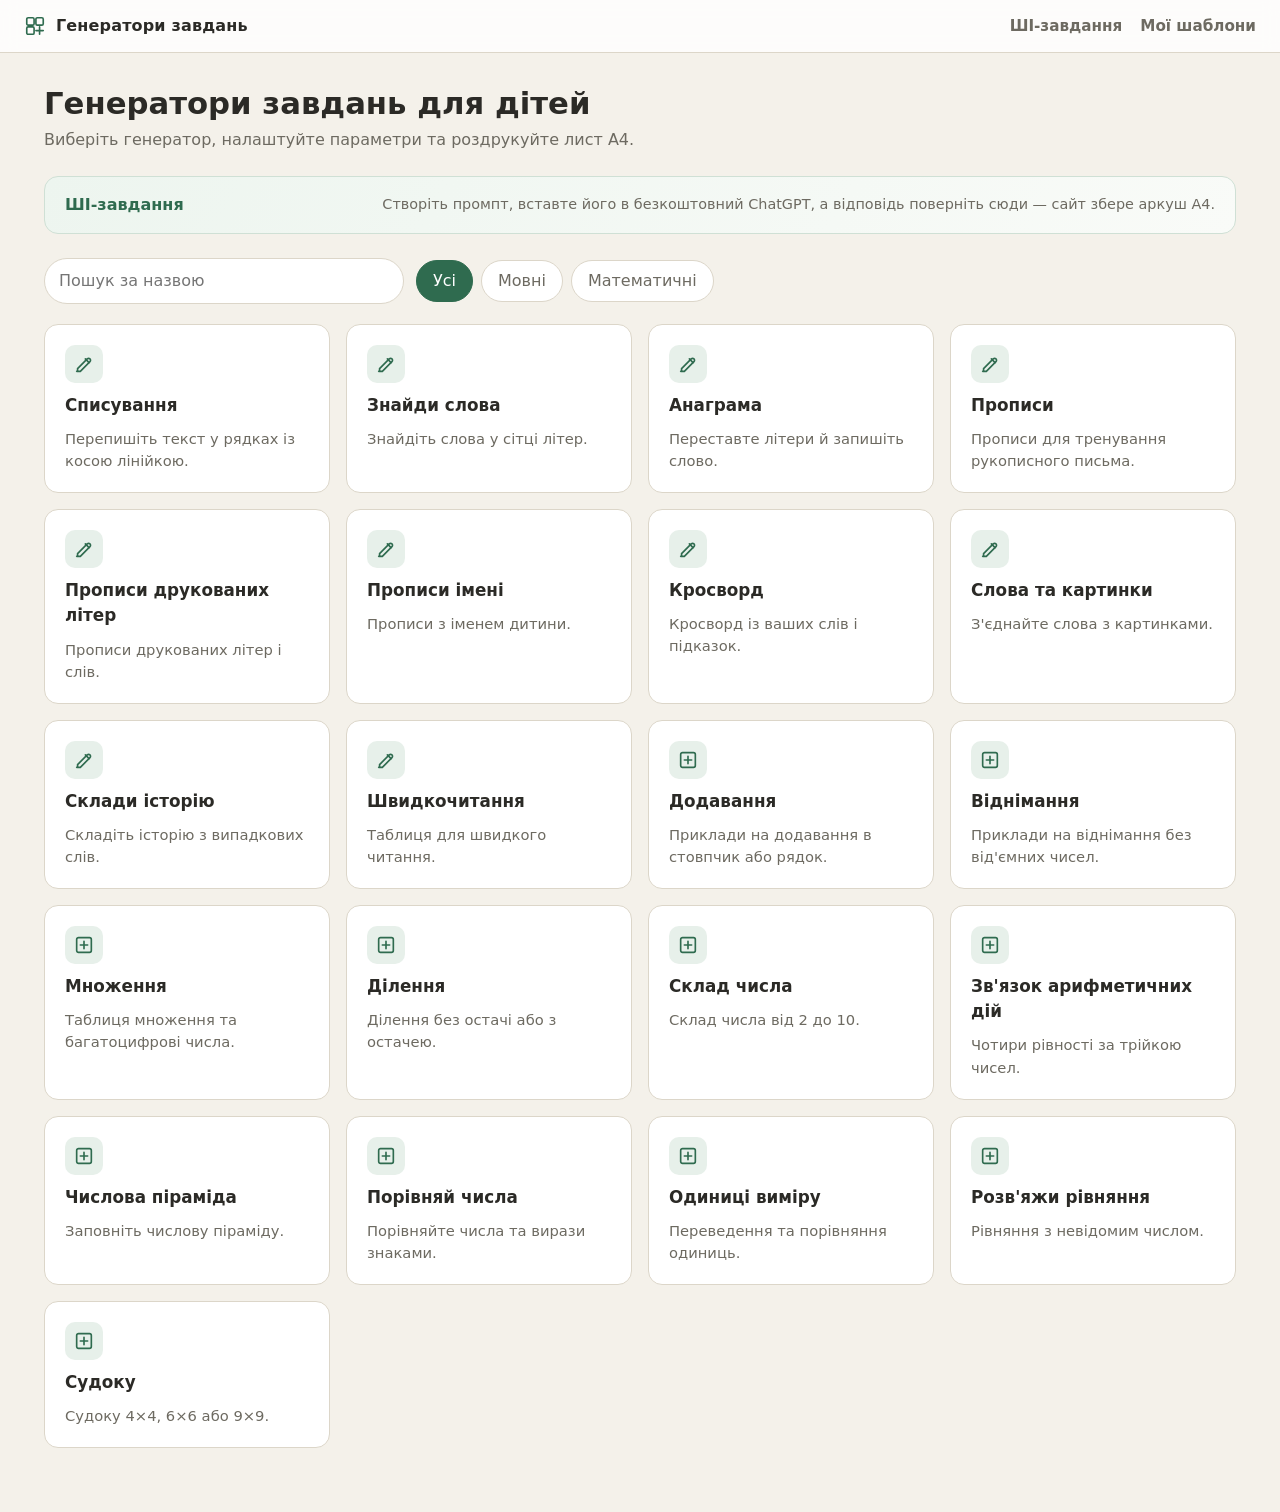
<file: site/index.html>
<!DOCTYPE html>
<html lang="uk">
<head>
  <meta charset="utf-8">
  <meta name="viewport" content="width=device-width, initial-scale=1">
  <meta name="description" content="Безкоштовні генератори завдань для дітей: прописи, філворди, кросворди, арифметика, судоку. Друк і PDF на A4.">
  <meta name="theme-color" content="#2f6b4f">
  <title>Генератори завдань</title>
  <link rel="icon" href="favicon.svg" type="image/svg+xml">
  <link rel="stylesheet" href="css/app.css">
  <link rel="stylesheet" href="css/print.css">
</head>
<body>
  <header class="topbar no-print">
    <a class="brand" href="#/">
      <svg viewBox="0 0 24 24" fill="none" stroke="currentColor" stroke-width="1.8" stroke-linecap="round" stroke-linejoin="round" aria-hidden="true">
        <rect x="3" y="3" width="8" height="8" rx="1.5"></rect>
        <rect x="13" y="3" width="8" height="8" rx="1.5"></rect>
        <rect x="3" y="13" width="8" height="8" rx="1.5"></rect>
        <path d="M17 13v8M13 17h8"></path>
      </svg>
      <span data-i18n="app.title">Генератори завдань</span>
    </a>
    <nav class="topnav no-print">
      <a href="#/ai" data-i18n="nav.ai">ШІ-завдання</a>
      <a href="#/templates" data-i18n="nav.templates">Мої шаблони</a>
    </nav>
  </header>

  <main id="view" class="view"></main>

  <script src="i18n/uk.js"></script>
  <script src="js/core/rng.js"></script>
  <script src="js/core/storage.js"></script>
  <script src="js/core/ui.js"></script>
  <script src="js/core/math.js"></script>
  <script src="js/core/propysi.js"></script>
  <script src="data/wordsets.js"></script>
  <script src="js/core/registry.js"></script>
  <script src="js/core/sheet.js"></script>
  <script src="js/core/templates.js"></script>
  <script src="js/generators/index.js"></script>
  <script src="js/ai.js"></script>
  <script src="js/app.js"></script>
</body>
</html>
</file>
<file: site/css/app.css>
@font-face {
  font-family: "Caveat";
  src: url("../fonts/Caveat.ttf") format("truetype");
  font-weight: 400 700;
  font-style: normal;
  font-display: swap;
}

:root {
  --bg: #f4f1ea;
  --surface: #ffffff;
  --ink: #2b2a26;
  --muted: #6d6a61;
  --line: #dcd6c9;
  --accent: #2f6b4f;
  --accent-soft: #e7f0ea;
  --radius: 14px;
  --shadow: 0 1px 2px rgba(43, 42, 38, 0.06), 0 10px 30px rgba(43, 42, 38, 0.08);
  --font: "Segoe UI", "Noto Sans", system-ui, -apple-system, Arial, sans-serif;
}

* {
  box-sizing: border-box;
}

html,
body {
  margin: 0;
  padding: 0;
}

body {
  background: var(--bg);
  color: var(--ink);
  font-family: var(--font);
  font-size: 16px;
  line-height: 1.5;
}

a {
  color: inherit;
  text-decoration: none;
}

.topbar {
  display: flex;
  align-items: center;
  padding: 14px 24px;
  border-bottom: 1px solid var(--line);
  background: rgba(255, 255, 255, 0.8);
  backdrop-filter: blur(8px);
  position: sticky;
  top: 0;
  z-index: 10;
}

.brand {
  display: inline-flex;
  align-items: center;
  gap: 10px;
  font-weight: 650;
  letter-spacing: 0.01em;
}

.brand svg {
  width: 22px;
  height: 22px;
  color: var(--accent);
}

.view {
  max-width: 1240px;
  margin: 0 auto;
  padding: 32px 24px 64px;
}

.hero {
  margin-bottom: 24px;
}

.hero h1 {
  margin: 0 0 6px;
  font-size: clamp(1.6rem, 2.4vw, 2.2rem);
  line-height: 1.2;
}

.hero p {
  margin: 0;
  color: var(--muted);
}

.hero-logo {
  width: 52px;
  height: 52px;
  color: var(--accent);
}

.toolbar {
  display: flex;
  flex-wrap: wrap;
  gap: 12px;
  align-items: center;
  margin: 24px 0 20px;
}

.search {
  flex: 1 1 240px;
  max-width: 360px;
}

.search input {
  width: 100%;
  padding: 10px 14px;
  border: 1px solid var(--line);
  border-radius: 999px;
  background: var(--surface);
  font: inherit;
  color: inherit;
}

.search input:focus {
  outline: 2px solid var(--accent);
  outline-offset: 1px;
}

.chips {
  display: flex;
  gap: 8px;
  flex-wrap: wrap;
}

.chip {
  padding: 8px 16px;
  border: 1px solid var(--line);
  border-radius: 999px;
  background: var(--surface);
  color: var(--muted);
  font: inherit;
  cursor: pointer;
}

.chip[aria-pressed="true"] {
  background: var(--accent);
  border-color: var(--accent);
  color: #fff;
}

.cards {
  display: grid;
  grid-template-columns: repeat(auto-fill, minmax(260px, 1fr));
  gap: 16px;
}

.card {
  display: flex;
  flex-direction: column;
  gap: 10px;
  padding: 20px;
  border: 1px solid var(--line);
  border-radius: var(--radius);
  background: var(--surface);
  transition: transform 0.15s ease, box-shadow 0.15s ease, border-color 0.15s ease;
}

.card:hover {
  transform: translateY(-2px);
  box-shadow: var(--shadow);
  border-color: #c9c1b1;
}

.card-icon {
  width: 38px;
  height: 38px;
  display: grid;
  place-items: center;
  border-radius: 10px;
  background: var(--accent-soft);
  color: var(--accent);
}

.card-icon svg {
  width: 22px;
  height: 22px;
}

.card h2 {
  margin: 0;
  font-size: 1.05rem;
}

.card p {
  margin: 0;
  color: var(--muted);
  font-size: 0.92rem;
}

.empty {
  padding: 32px;
  text-align: center;
  color: var(--muted);
}

.generator {
  display: flex;
  flex-direction: column;
  gap: 18px;
}

.back {
  color: var(--muted);
  font-size: 0.95rem;
}

.back:hover {
  color: var(--accent);
}

.generator-head h1 {
  margin: 0 0 4px;
  font-size: clamp(1.5rem, 2.2vw, 2rem);
}

.generator-head p {
  margin: 0;
  color: var(--muted);
}

.generator-layout {
  display: grid;
  grid-template-columns: minmax(280px, 360px) minmax(0, 1fr);
  gap: 24px;
  align-items: start;
}

.form-panel {
  background: var(--surface);
  border: 1px solid var(--line);
  border-radius: var(--radius);
  padding: 20px;
  position: sticky;
  top: 86px;
}

.options {
  display: flex;
  flex-direction: column;
  gap: 16px;
}

.field label {
  display: block;
  margin-bottom: 6px;
  font-size: 0.9rem;
  font-weight: 600;
}

.field input[type="text"],
.field input[type="number"],
.field textarea,
.field select {
  width: 100%;
  padding: 9px 12px;
  border: 1px solid var(--line);
  border-radius: 10px;
  background: #fff;
  font: inherit;
  color: inherit;
}

.field textarea {
  min-height: 96px;
  resize: vertical;
}

.field input:focus,
.field textarea:focus,
.field select:focus {
  outline: 2px solid var(--accent);
  outline-offset: 1px;
}

.field .hint {
  margin-top: 4px;
  font-size: 0.8rem;
  color: var(--muted);
}

.check {
  display: flex;
  align-items: center;
  gap: 10px;
  padding: 10px 12px;
  border: 1px solid var(--line);
  border-radius: 10px;
  background: #fff;
  cursor: pointer;
}

.check input {
  width: 18px;
  height: 18px;
  accent-color: var(--accent);
}

.check span {
  font-size: 0.92rem;
}

.actions {
  display: flex;
  flex-wrap: wrap;
  gap: 10px;
  margin-top: 4px;
}

.btn {
  padding: 10px 18px;
  border: 1px solid var(--line);
  border-radius: 10px;
  background: var(--surface);
  color: var(--ink);
  font: inherit;
  font-weight: 600;
  cursor: pointer;
}

.btn:hover {
  border-color: #b9b15f;
}

.btn.primary {
  background: var(--accent);
  border-color: var(--accent);
  color: #fff;
}

.btn.primary:hover {
  background: #285b43;
}

.print-hint {
  margin: 8px 0 0;
  font-size: 0.8rem;
  color: var(--muted);
}

.preview-panel {
  min-width: 0;
  display: flex;
  flex-direction: column;
  gap: 12px;
  align-items: center;
}

.preview-hint {
  margin: 0;
  padding: 10px 14px;
  border: 1px dashed var(--line);
  border-radius: 10px;
  color: var(--muted);
  font-size: 0.85rem;
  background: rgba(255, 255, 255, 0.6);
}

.sheet-wrap {
  width: 100%;
  overflow-x: auto;
  display: flex;
  flex-direction: column;
  align-items: center;
  gap: 20px;
  padding: 4px 0 12px;
}

.sheet {
  width: 210mm;
  min-height: 297mm;
  padding: 14mm 16mm;
  background: #fff;
  color: #1e1d1a;
  box-shadow: var(--shadow);
  display: flex;
  flex-direction: column;
  flex: 0 0 auto;
}

.sheet-head {
  display: flex;
  flex-wrap: wrap;
  align-items: baseline;
  justify-content: space-between;
  gap: 8px 24px;
  padding-bottom: 8px;
  border-bottom: 1px solid #d9d4c7;
  font-family: "Times New Roman", "Noto Serif", serif;
}

.sheet-title {
  font-size: 16pt;
  font-weight: 700;
}

.sheet-name {
  font-size: 11pt;
  color: #4a4740;
  display: inline-flex;
  align-items: baseline;
  gap: 6px;
}

.sheet-name-line {
  display: inline-block;
  min-width: 60mm;
  border-bottom: 1px solid #8a8577;
  height: 1em;
}

.sheet-body {
  flex: 1 1 auto;
  padding: 10mm 0;
}

.sheet-body-fill {
  display: flex;
  flex-direction: column;
  min-height: 0;
}

.sheet-foot {
  min-height: 8mm;
  padding-top: 4mm;
  border-top: 1px solid #e4dfd2;
  font-size: 8.5pt;
  color: #8a8577;
  font-family: "Times New Roman", serif;
}

@media (max-width: 900px) {
  .view {
    padding: 24px 16px 48px;
  }

  .generator-layout {
    grid-template-columns: 1fr;
  }

  .form-panel {
    position: static;
  }

  .sheet {
    transform-origin: top center;
  }
}

.extra-fields {
  display: flex;
  flex-direction: column;
  gap: 16px;
}

.extra-fields:empty {
  display: none;
}

.range-row {
  display: flex;
  gap: 10px;
}

.range-row .mini {
  flex: 1;
  display: flex;
  flex-direction: column;
  gap: 4px;
}

.range-row .mini > span {
  font-size: 0.78rem;
  color: var(--muted);
}

.invalid {
  border-color: #b5473c !important;
  outline-color: #b5473c !important;
}

.field-error {
  margin-top: 6px;
  font-size: 0.82rem;
  color: #b5473c;
}

.math-inline {
  display: grid;
  grid-template-columns: repeat(auto-fill, minmax(42mm, 1fr));
  gap: 6mm 8mm;
  font-family: "Times New Roman", "Noto Serif", serif;
  font-size: 14pt;
}

.math-inline-item {
  display: flex;
  align-items: baseline;
  gap: 2mm;
  white-space: nowrap;
}

.math-index {
  font-size: 11pt;
  color: #5a564c;
}

.inline-answer {
  display: inline-block;
  min-width: 14mm;
  border-bottom: 1px solid #555;
  height: 1.1em;
}

.math-extra {
  font-size: 11pt;
  color: #5a564c;
}

.math-columns {
  display: grid;
  grid-template-columns: repeat(auto-fill, minmax(38mm, 1fr));
  gap: 8mm 6mm;
}

.math-col {
  display: flex;
  align-items: flex-start;
  gap: 2mm;
  font-family: "Courier New", "Noto Sans Mono", monospace;
  font-size: 15pt;
}

.math-col .math-index {
  padding-top: 2mm;
}

.stack {
  display: flex;
  flex-direction: column;
  align-items: stretch;
  min-width: 26mm;
}

.stack .row {
  display: flex;
  align-items: baseline;
  line-height: 1.25;
}

.stack .sign {
  width: 6mm;
  text-align: center;
}

.stack .val {
  flex: 1;
  text-align: right;
}

.stack .rule {
  border-top: 1.6px solid #333;
  margin: 1mm 0;
}

.stack .answer {
  min-height: 8mm;
}

.div-corner {
  display: flex;
  align-items: flex-start;
  font-family: "Courier New", "Noto Sans Mono", monospace;
  font-size: 15pt;
}

.div-dividend {
  min-width: 16mm;
  text-align: right;
  padding-right: 2mm;
  border-right: 1.6px solid #333;
}

.div-right {
  padding-left: 2mm;
  min-width: 14mm;
}

.div-divisor {
  text-align: left;
}

.div-line {
  border-top: 1.6px solid #333;
  margin: 1mm 0;
}

.div-quotient {
  min-height: 8mm;
}

.answers-grid {
  display: grid;
  grid-template-columns: repeat(3, 1fr);
  gap: 4mm 8mm;
  font-family: "Times New Roman", "Noto Serif", serif;
  font-size: 12pt;
}

.answer-row {
  white-space: nowrap;
}

.grid-paper {
  background-image:
    linear-gradient(to right, rgba(86, 120, 150, 0.25) 1px, transparent 1px),
    linear-gradient(to bottom, rgba(86, 120, 150, 0.25) 1px, transparent 1px);
  background-size: 5mm 5mm;
}

.copy-body {
  display: flex;
  flex-direction: column;
  flex: 1 1 auto;
  gap: 6mm;
  min-height: 0;
  font-family: "Times New Roman", "Noto Serif", serif;
}

.copy-sample {
  flex: 0 0 auto;
  white-space: pre-wrap;
  line-height: 1.5;
  border: 1px dashed #d3cdbf;
  background: #fbfaf7;
  padding: 4mm 5mm;
}

.write-zone {
  --write-rule: url("data:image/svg+xml,%3Csvg xmlns='http://www.w3.org/2000/svg' width='4mm' height='11mm' viewBox='0 0 4 11'%3E%3Cpath d='M0,5.5h4' stroke='%23b9b3a4' stroke-width='0.3' stroke-dasharray='1%201'/%3E%3Cpath d='M0,10.85h4' stroke='%236f6a5e' stroke-width='0.3'/%3E%3C/svg%3E");
  position: relative;
  display: flex;
  flex-direction: column;
  flex: 1 1 auto;
  min-height: 0;
  background-image: var(--write-rule);
  background-size: 4mm 11mm;
  background-position: left bottom;
}

.write-zone.slant {
  background-image:
    var(--write-rule),
    repeating-linear-gradient(
      65deg,
      transparent 0 11.5mm,
      rgba(160, 155, 140, 0.45) 11.5mm 11.75mm
    );
  background-size: 4mm 11mm, auto;
  background-position: left bottom, 0 0;
}

.write-line {
  position: relative;
  height: 11mm;
  border-bottom: 1px solid #6f6a5e;
}

.write-line::before {
  content: "";
  position: absolute;
  left: 0;
  right: 0;
  top: 50%;
  border-top: 1px dashed #b9b3a4;
}

.watermark {
  position: absolute;
  inset: 0;
  display: flex;
  align-items: center;
  justify-content: center;
  font-family: var(--font);
  font-size: 64pt;
  font-weight: 800;
  color: rgba(80, 80, 70, 0.08);
  letter-spacing: 0.1em;
  transform: rotate(-24deg);
  pointer-events: none;
}

.copy-extra {
  font-size: 13pt;
  padding-top: 2mm;
}

.propysi-body {
  display: flex;
  flex-direction: column;
}

.propysi-body.slant {
  background-image: repeating-linear-gradient(
    65deg,
    transparent 0 11.5mm,
    rgba(160, 155, 140, 0.4) 11.5mm 11.75mm
  );
}

.propysi-row {
  position: relative;
  border-bottom: 1px solid #6f6a5e;
}

.propysi-row::before {
  content: "";
  position: absolute;
  left: 0;
  right: 0;
  top: 50%;
  border-top: 1px dashed #c3bdaf;
}

.propysi-svg {
  display: block;
  overflow: visible;
}

.propysi-text.hand {
  font-family: "Caveat", "Segoe Print", "Comic Sans MS", cursive;
}

.propysi-text.print {
  font-family: "Segoe UI", Arial, "Noto Sans", sans-serif;
}

.dir-row {
  display: flex;
  flex-wrap: wrap;
  gap: 8px;
}

.check-mini {
  padding: 6px 10px;
}

.check-mini input {
  width: 16px;
  height: 16px;
}

.ws-body {
  display: flex;
  flex-direction: column;
  gap: 4mm;
}

.wordsearch {
  display: grid;
  grid-template-columns: repeat(var(--n), 1fr);
  width: 100%;
  border-top: 1.5px solid #4a4740;
  border-left: 1.5px solid #4a4740;
}

.ws-cell {
  aspect-ratio: 1 / 1;
  display: flex;
  align-items: center;
  justify-content: center;
  border-right: 1px solid #b9b3a4;
  border-bottom: 1px solid #b9b3a4;
  font-family: "Courier New", "Noto Sans Mono", monospace;
  font-weight: 700;
  text-transform: uppercase;
}

.ws-cell.hit {
  background: #e7f0ea;
  color: #1d4d37;
}

.ws-words {
  column-count: 3;
  column-gap: 8mm;
  font-family: "Times New Roman", "Noto Serif", serif;
  font-size: 12pt;
}

.ws-word {
  display: block;
  padding: 0.5mm 0;
  text-transform: uppercase;
}

.anagram-grid {
  display: flex;
  flex-direction: column;
  gap: 5mm;
  font-family: "Times New Roman", "Noto Serif", serif;
  font-size: 15pt;
}

.anagram-item {
  display: flex;
  align-items: baseline;
  gap: 4mm;
}

.anagram-letters {
  letter-spacing: 0.35em;
  font-family: "Courier New", "Noto Sans Mono", monospace;
  font-size: 16pt;
}

.anagram-item .inline-answer {
  min-width: 40mm;
}


.topnav {
  margin-left: auto;
}

.topnav a {
  color: var(--muted);
  font-weight: 600;
  font-size: 0.95rem;
}

.topnav a:hover {
  color: var(--accent);
}

.fill-grid {
  display: grid;
  grid-template-columns: repeat(2, 1fr);
  gap: 6mm 10mm;
  font-family: "Times New Roman", "Noto Serif", serif;
  font-size: 14pt;
}

.fill-item {
  display: flex;
  align-items: baseline;
  gap: 3mm;
}

.fill-text {
  white-space: nowrap;
}

.m5-house {
  width: 70mm;
  margin: 0 auto;
  border: 1.5px solid var(--ink);
  border-radius: 4mm;
  overflow: hidden;
}

.m5-roof {
  padding: 3mm;
  text-align: center;
  font-size: 24pt;
  font-weight: 700;
  background: var(--accent-soft);
  border-bottom: 1.5px solid var(--ink);
}

.m5-floor {
  display: grid;
  grid-template-columns: 1fr 1fr;
  border-top: 1px solid var(--line);
}

.m5-roof + .m5-floor {
  border-top: none;
}

.m5-cell {
  padding: 3mm;
  text-align: center;
  font-size: 16pt;
  border-right: 1px solid var(--line);
}

.m5-cell:last-child {
  border-right: none;
}

.link-grid {
  display: grid;
  grid-template-columns: repeat(2, 1fr);
  gap: 6mm 10mm;
}

.link-card {
  padding: 4mm;
  border: 1px solid var(--line);
  border-radius: 10px;
}

.link-title {
  margin-bottom: 2mm;
  font-family: "Courier New", monospace;
  font-size: 14pt;
  font-weight: 700;
}

.link-line {
  height: 7mm;
  border-bottom: 1px solid var(--muted);
}

.link-answers {
  display: grid;
  grid-template-columns: repeat(2, 1fr);
  gap: 6mm;
  font-size: 11pt;
}

.answer-title {
  margin-bottom: 1mm;
  font-weight: 700;
}

.answer-eq {
  font-family: "Courier New", monospace;
}

.pyramid-wrap {
  display: flex;
  justify-content: center;
}

.pyramid {
  display: flex;
  flex-direction: column;
  align-items: center;
  gap: 2mm;
}

.pyr-row {
  display: flex;
  gap: 2mm;
}

.pyr-cell {
  display: flex;
  align-items: center;
  justify-content: center;
  width: 16mm;
  height: 16mm;
  border: 1.5px solid var(--ink);
  border-radius: 3mm;
  font-family: "Courier New", monospace;
  font-size: 16pt;
}

.sudoku-wrap {
  display: flex;
  justify-content: center;
}

.sudoku {
  display: grid;
  grid-template-columns: repeat(var(--n), 1fr);
  width: min(140mm, 100%);
  border: 2px solid var(--ink);
}

.sudoku-cell {
  display: flex;
  align-items: center;
  justify-content: center;
  aspect-ratio: 1;
  border-right: 1px solid var(--line);
  border-bottom: 1px solid var(--line);
  font-family: "Courier New", monospace;
  font-weight: 600;
}

.sudoku-cell.bt {
  border-top: 2px solid var(--ink);
}

.sudoku-cell.bl {
  border-left: 2px solid var(--ink);
}

.cw-body {
  display: flex;
  flex-direction: column;
  gap: 6mm;
}

.crossword {
  display: grid;
  grid-template-columns: repeat(var(--cols), 1fr);
  width: min(150mm, 100%);
  margin: 0 auto;
  border: 2px solid var(--ink);
}

.cw-cell {
  position: relative;
  display: flex;
  align-items: center;
  justify-content: center;
  aspect-ratio: 1;
  border: 1px solid var(--line);
  font-family: "Courier New", monospace;
  font-weight: 700;
}

.cw-cell.black {
  background: var(--ink);
}

.cw-num {
  position: absolute;
  top: 0;
  left: 1px;
  font-size: 6pt;
  font-weight: 400;
  line-height: 1;
}

.cw-clues {
  display: grid;
  grid-template-columns: 1fr 1fr;
  gap: 6mm;
  font-family: "Times New Roman", "Noto Serif", serif;
  font-size: 10pt;
}

.cw-clue-title {
  margin-bottom: 2mm;
  font-weight: 700;
}

.cw-clue {
  margin-bottom: 1mm;
}

.match-grid {
  display: grid;
  grid-template-columns: 1fr 1fr;
  gap: 10mm;
  max-width: 150mm;
  margin: 0 auto;
}

.match-col {
  display: flex;
  flex-direction: column;
  gap: 4mm;
}

.match-card {
  display: flex;
  align-items: center;
  justify-content: center;
  min-height: 16mm;
  padding: 2mm;
  border: 1.5px solid var(--line);
  border-radius: 8px;
  font-size: 14pt;
}

.match-picture {
  font-size: 24pt;
}

.match-answers {
  display: grid;
  grid-template-columns: repeat(2, 1fr);
  gap: 3mm 8mm;
  font-size: 13pt;
}

.story-body {
  display: flex;
  flex-direction: column;
  gap: 5mm;
  font-family: "Times New Roman", "Noto Serif", serif;
}

.story-task {
  font-size: 13pt;
}

.story-words {
  display: flex;
  flex-wrap: wrap;
  gap: 2mm;
}

.story-chip {
  padding: 1mm 4mm;
  border: 1px solid var(--line);
  border-radius: 999px;
  background: #fbfaf7;
  font-size: 12pt;
}

.story-body .write-line {
  height: 12mm;
}

.reading-body {
  display: flex;
  flex-direction: column;
  gap: 6mm;
}

.reading-timer {
  align-self: flex-end;
  padding: 2mm 4mm;
  border: 1px solid var(--line);
  border-radius: 8px;
  font-size: 11pt;
}

.reading-table {
  display: grid;
  grid-template-columns: repeat(var(--cols), 1fr);
  gap: 3mm 8mm;
  font-family: "Times New Roman", "Noto Serif", serif;
}

.reading-cell {
  text-align: center;
}

.read-normal .reading-cell {
  font-size: 14pt;
}

.read-medium .reading-cell {
  font-size: 19pt;
}

.read-large .reading-cell {
  font-size: 26pt;
}

.templates {
  display: flex;
  flex-direction: column;
  gap: 16px;
}

.templates h1 {
  margin: 0;
}

.templates-bar {
  display: flex;
  flex-wrap: wrap;
  gap: 10px;
}

.templates-bar .btn {
  cursor: pointer;
}

.template-list {
  display: grid;
  grid-template-columns: repeat(auto-fill, minmax(260px, 1fr));
  gap: 12px;
}

.template-card {
  display: flex;
  flex-direction: column;
  gap: 12px;
  padding: 16px;
  border: 1px solid var(--line);
  border-radius: var(--radius);
  background: var(--surface);
}

.template-name {
  font-weight: 650;
}

.template-gen {
  color: var(--muted);
  font-size: 0.9rem;
}

.template-actions {
  display: flex;
  gap: 8px;
}

.template-status {
  color: var(--accent);
  font-size: 0.9rem;
}

.template-status.error {
  color: #b5473c;
}

.template-save {
  display: flex;
  gap: 8px;
  margin-top: 10px;
}

.template-save input {
  flex: 1;
  padding: 9px 12px;
  border: 1px solid var(--line);
  border-radius: 10px;
  font: inherit;
}

.reading-cell {
  overflow-wrap: anywhere;
}

.template-meta {
  display: flex;
  flex-direction: column;
  gap: 2px;
}

.template-save input:focus {
  border-color: var(--accent);
  outline: none;
}

.topnav {
  display: flex;
  align-items: center;
  gap: 18px;
}

.ai-banner {
  display: flex;
  justify-content: space-between;
  align-items: center;
  gap: 18px;
  margin-bottom: 20px;
  padding: 16px 20px;
  border: 1px solid #cfe0d5;
  border-radius: var(--radius);
  background: linear-gradient(120deg, #edf5ef, #f9fbf8);
  transition: border-color 0.15s ease, transform 0.15s ease;
}

.ai-banner:hover {
  border-color: var(--accent);
  transform: translateY(-1px);
}

.ai-banner-title {
  font-weight: 700;
  color: var(--accent);
  white-space: nowrap;
}

.ai-banner-copy {
  color: var(--muted);
  font-size: 0.9rem;
  text-align: right;
}

.ai-form-panel {
  position: static;
}

.ai-step-title {
  padding-top: 12px;
  border-top: 1px solid var(--line);
  color: var(--accent);
  font-size: 0.8rem;
  font-weight: 700;
  letter-spacing: 0.04em;
  text-transform: uppercase;
}

.ai-step-title:first-child {
  padding-top: 0;
  border-top: 0;
}

.ai-row {
  display: grid;
  grid-template-columns: 1fr 1fr;
  gap: 12px;
}

.ai-row .field {
  min-width: 0;
}

.ai-prompt,
.ai-response {
  font-family: ui-monospace, SFMono-Regular, Consolas, monospace;
  font-size: 0.8rem;
  line-height: 1.45;
  resize: vertical;
}

.ai-prompt {
  min-height: 180px;
  background: #fbfaf7;
}

.ai-response {
  min-height: 130px;
}

.ai-actions {
  display: flex;
  flex-wrap: wrap;
  gap: 8px;
}

.ai-note {
  margin: -4px 0 0;
  color: var(--muted);
  font-size: 0.82rem;
}

.ai-status {
  padding: 10px 12px;
  border-radius: 10px;
  background: var(--accent-soft);
  color: #24523c;
  font-size: 0.9rem;
}

.ai-status.error {
  background: #f8e6e3;
  color: #8f2f26;
}

.ai-body {
  font-family: "Times New Roman", "Noto Serif", serif;
}

.ai-instruction {
  margin-bottom: 3mm;
  font-size: 13pt;
  font-weight: 700;
}

.ai-intro {
  margin-bottom: 4mm;
  padding: 3mm 4mm;
  border: 1px solid #d3cdbf;
  border-radius: 2mm;
  background: #fbfaf7;
  font-size: 11.5pt;
  line-height: 1.45;
  white-space: pre-wrap;
}

.ai-task-list {
  display: flex;
  flex-direction: column;
  gap: 4mm;
}

.ai-task {
  break-inside: avoid;
}

.ai-task-text {
  font-size: 12.5pt;
  line-height: 1.4;
  white-space: pre-wrap;
}

.ai-task-num {
  font-weight: 700;
}

.ai-answer-lines {
  margin-top: 1mm;
}

.ai-answer-line.write-line {
  height: 9mm;
}

.ai-answers-list {
  display: grid;
  grid-template-columns: 1fr 1fr;
  gap: 3mm 8mm;
  font-family: "Times New Roman", "Noto Serif", serif;
  font-size: 12pt;
}

.ai-answer {
  display: flex;
  align-items: baseline;
  gap: 2mm;
  break-inside: avoid;
}

.ai-answer-num {
  color: var(--muted);
  font-weight: 700;
}

.ai-answer-text {
  white-space: pre-wrap;
}

@media (max-width: 900px) {
  .topnav {
    gap: 12px;
  }

  .ai-banner {
    flex-direction: column;
    align-items: flex-start;
    gap: 6px;
  }

  .ai-banner-copy {
    text-align: left;
  }

  .topbar {

    padding: 12px 16px;
    gap: 12px;
  }

  .view {
    padding: 20px 14px 44px;
  }

  .preview-hint {
    font-size: 0.8rem;
  }

  .sheet {
    zoom: 0.72;
  }

  .templates-bar {
    flex-direction: column;
    align-items: stretch;
  }

  .templates-bar .btn {
    text-align: center;
  }
}

@media (max-width: 640px) {
  .sheet {
    zoom: 0.55;
  }

  .template-actions {
    flex-direction: column;
  }
}

@media (max-width: 460px) {
  .sheet {
    zoom: 0.42;
  }

  .brand span {
    font-size: 0.95rem;
  }

  .topnav a {
    font-size: 0.85rem;
  }
}
</file>
<file: site/css/print.css>
@page {
  size: A4;
  margin: 0;
}

@media print {
  html,
  body {
    background: #fff !important;
  }

  .no-print,
  .topbar,
  .form-panel,
  .back,
  .generator-head,
  .preview-hint,
  .actions,
  .print-hint {
    display: none !important;
  }

  .view,
  .generator,
  .generator-layout,
  .preview-panel,
  .sheet-wrap {
    display: block !important;
    width: auto !important;
    max-width: none !important;
    margin: 0 !important;
    padding: 0 !important;
    overflow: visible !important;
    position: static !important;
  }

  .sheet {
    width: 210mm;
    height: 296mm;
    min-height: 0;
    margin: 0 !important;
    padding: 14mm 16mm;
    box-shadow: none !important;
    border: 0 !important;
    zoom: 1 !important;
    page-break-after: always;
    break-after: page;
  }

  .sheet:last-child {
    page-break-after: auto;
    break-after: auto;
  }

  * {
    -webkit-print-color-adjust: exact;
    print-color-adjust: exact;
  }
}
</file>
